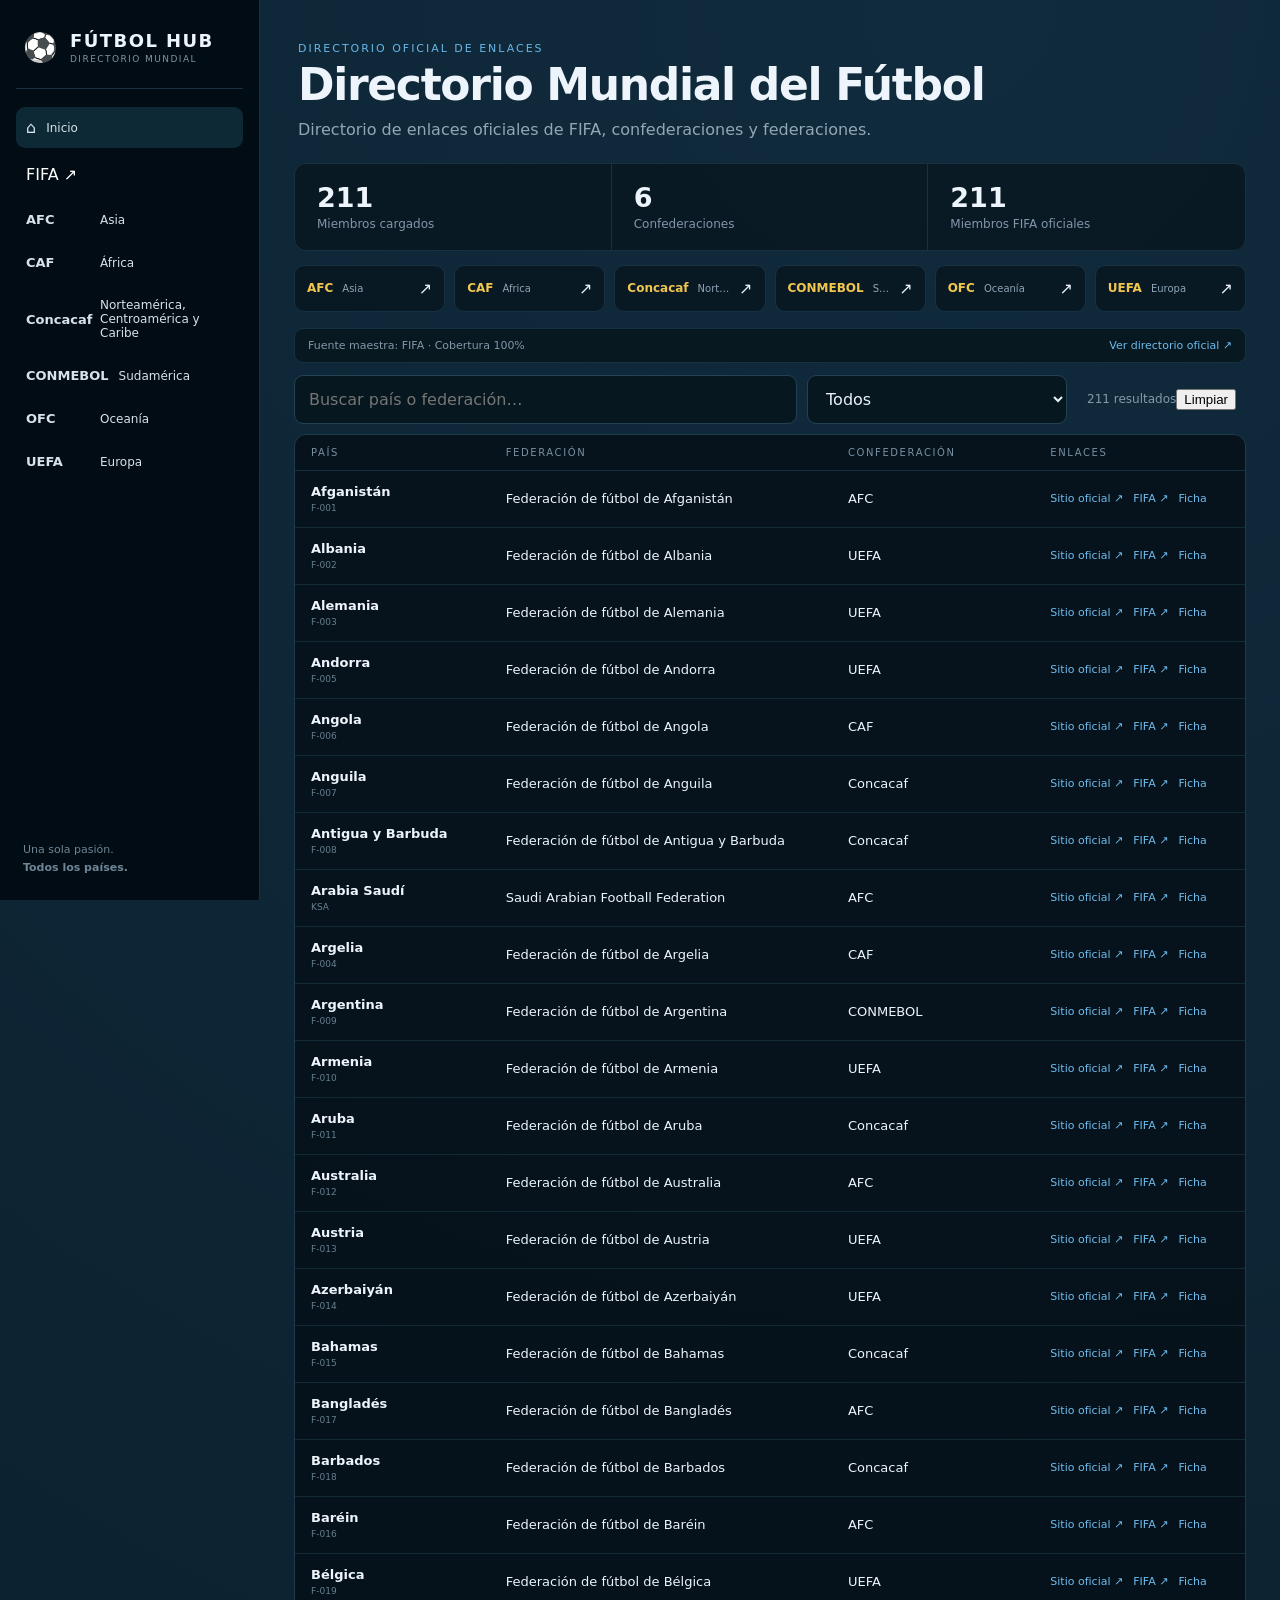
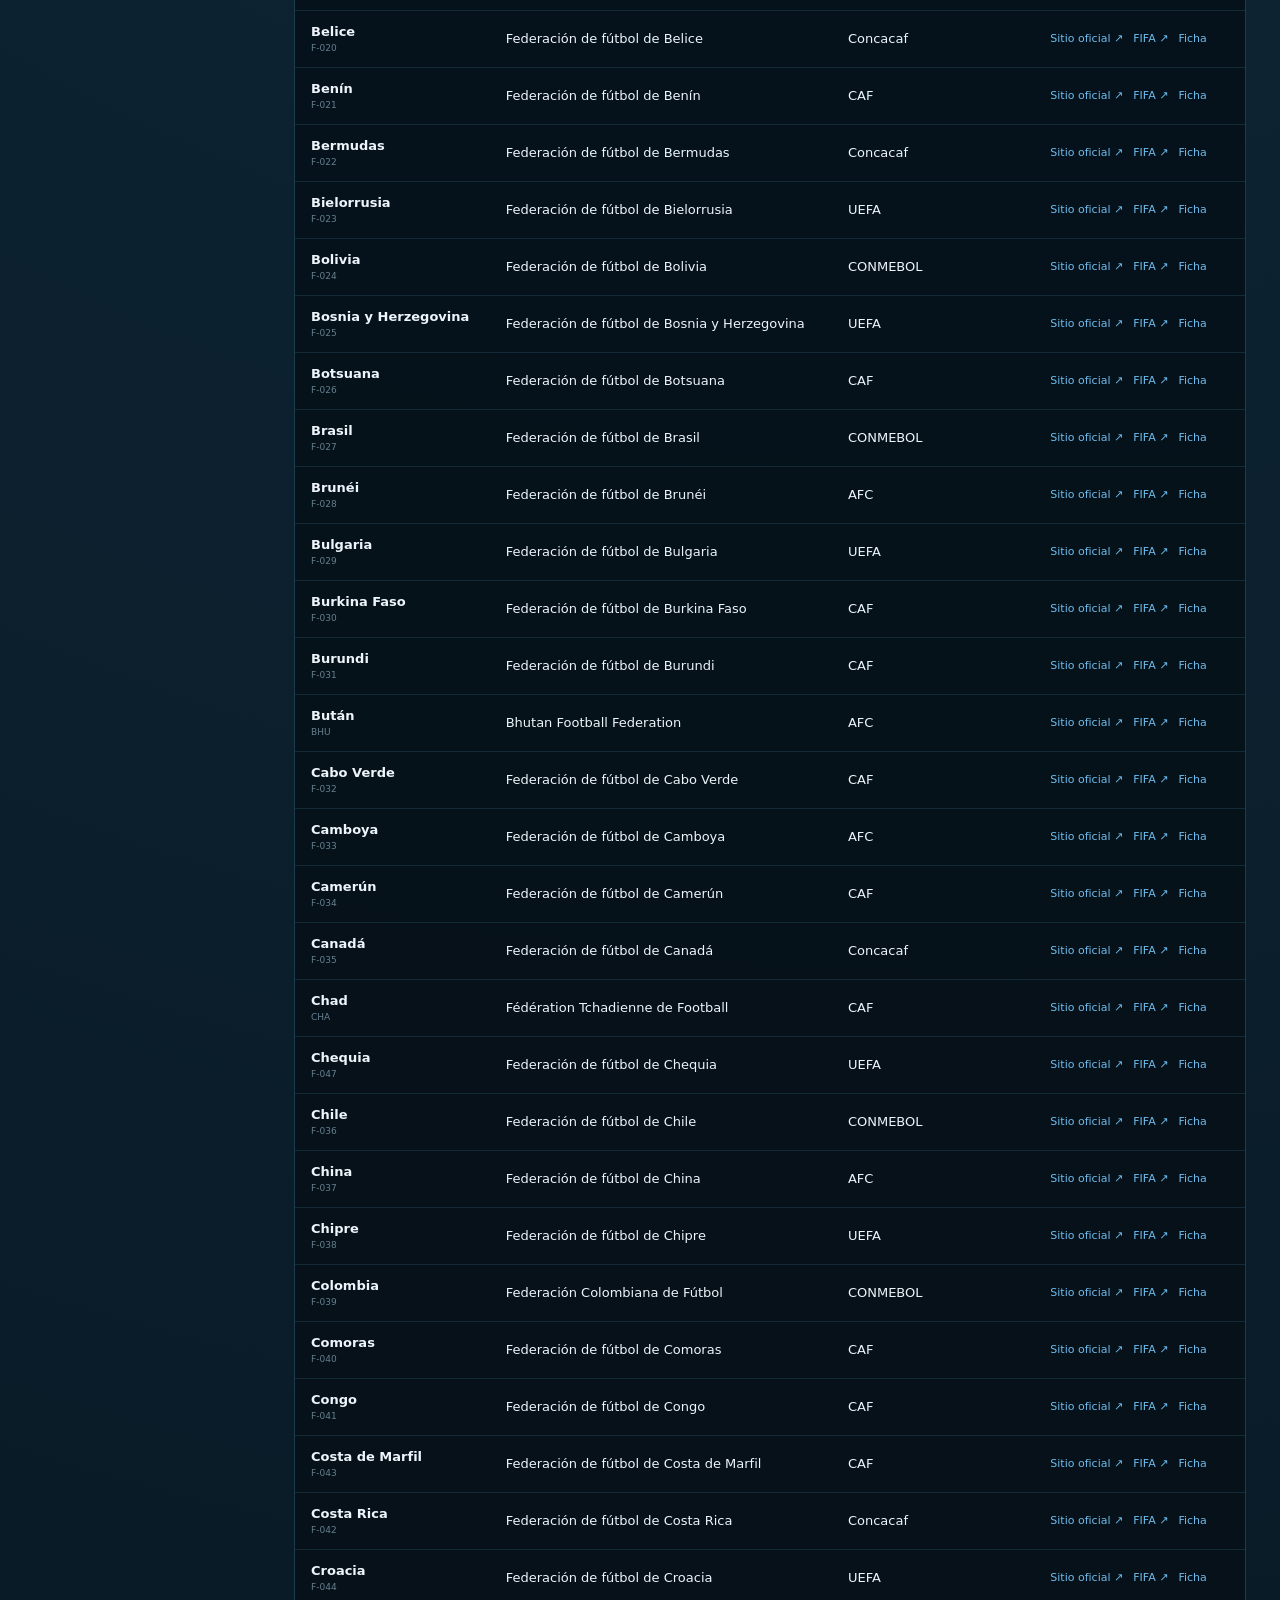
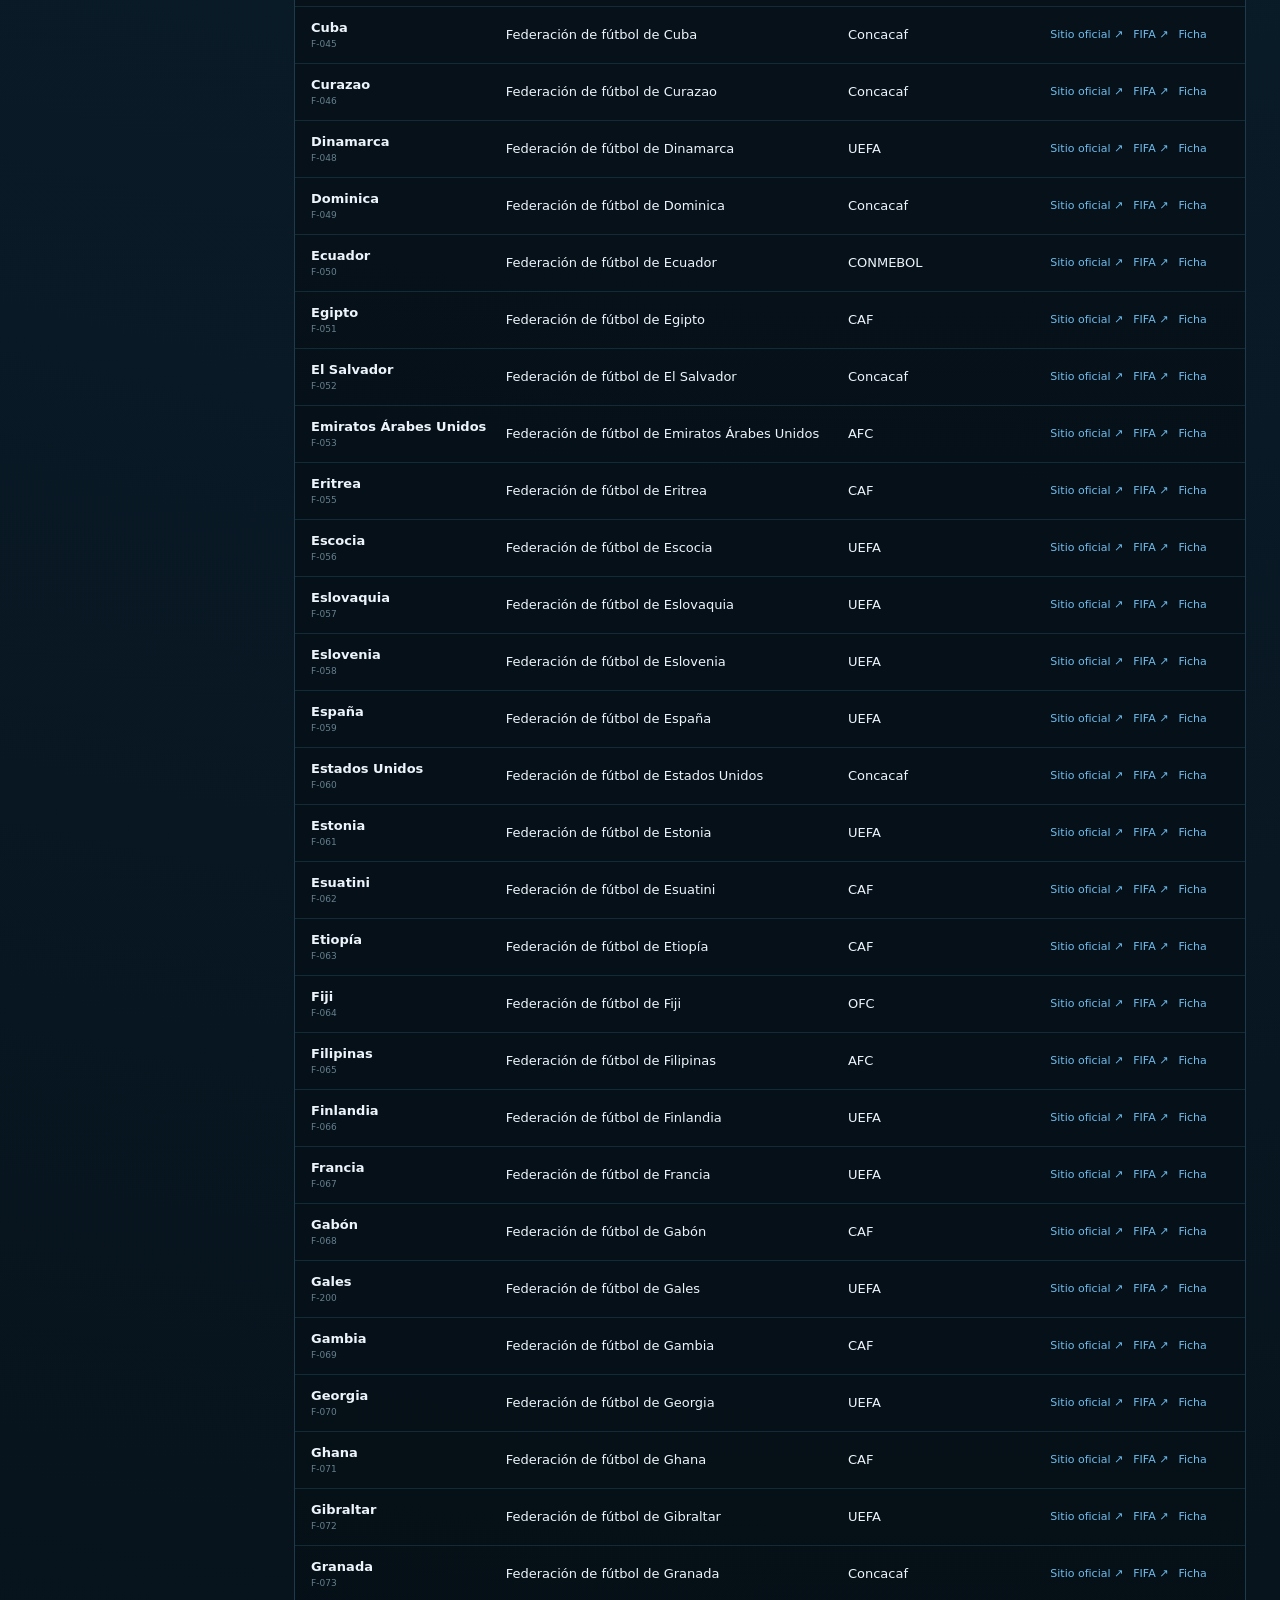
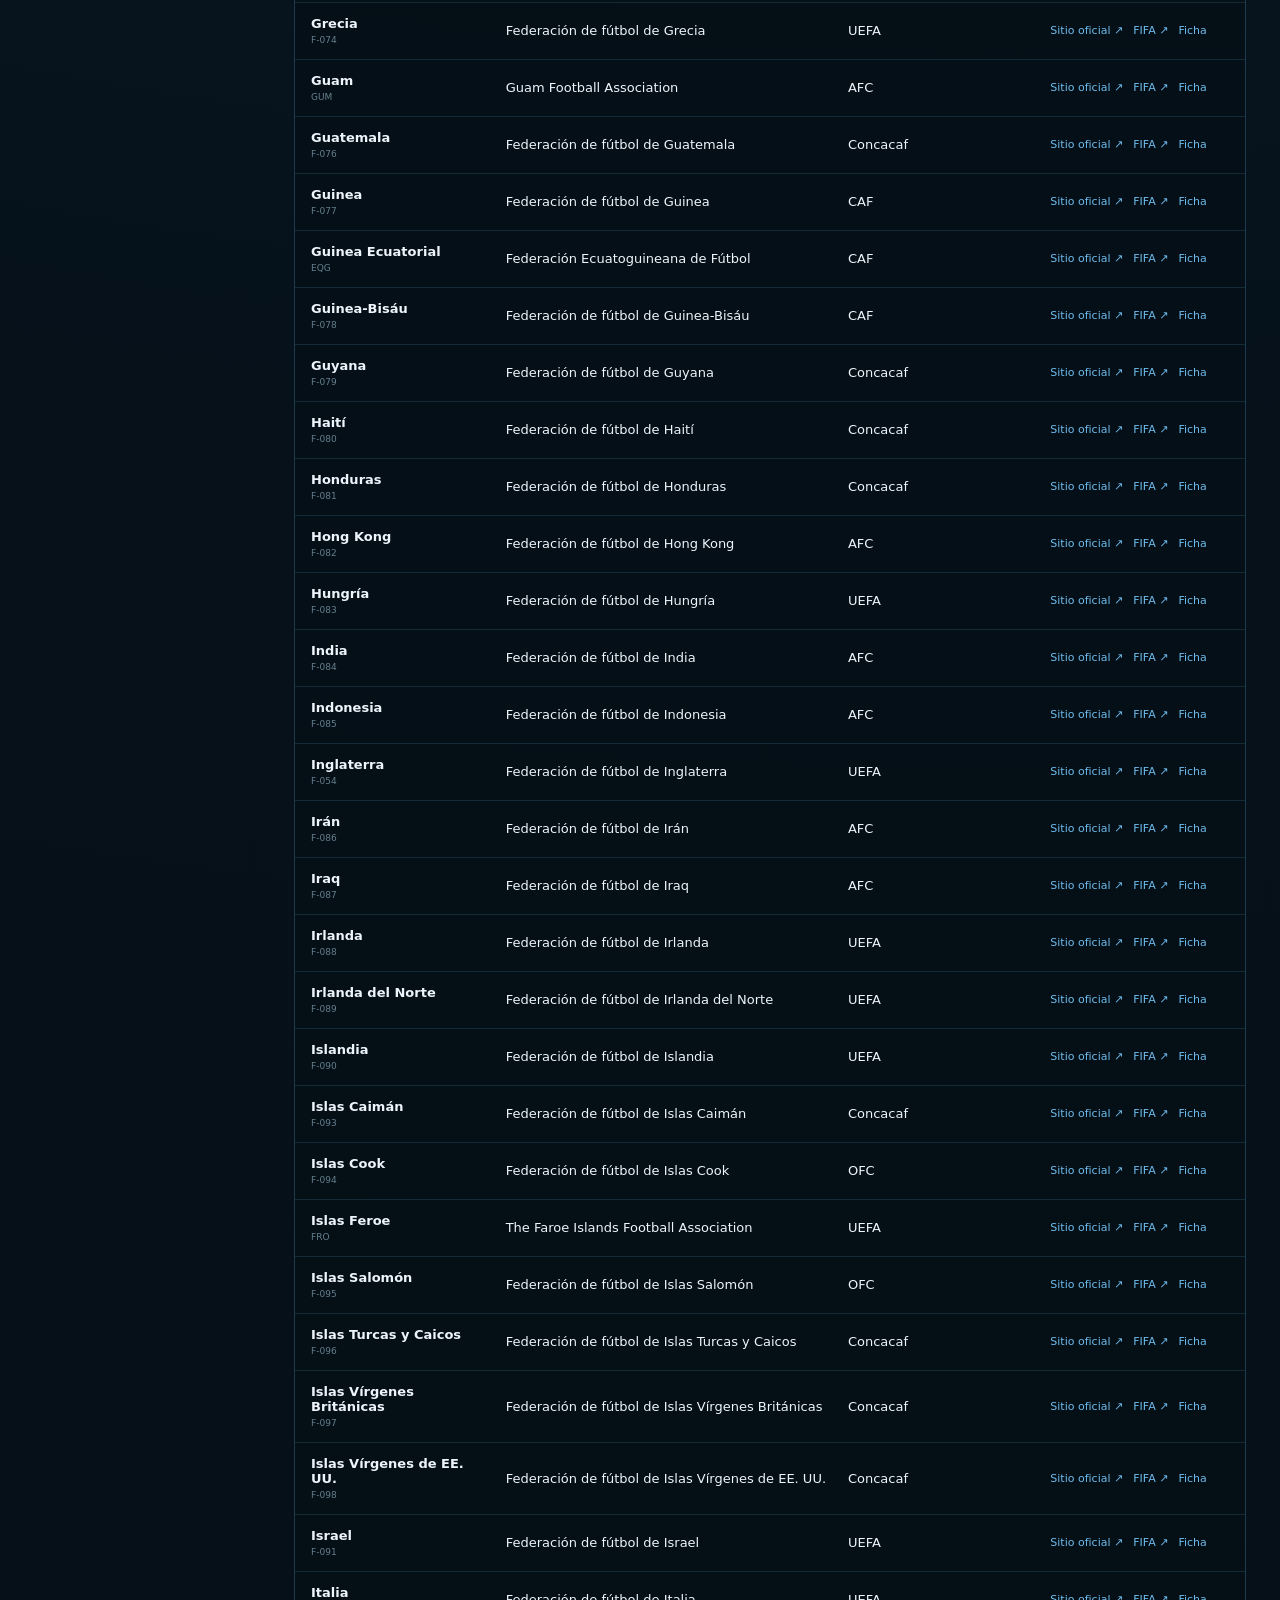
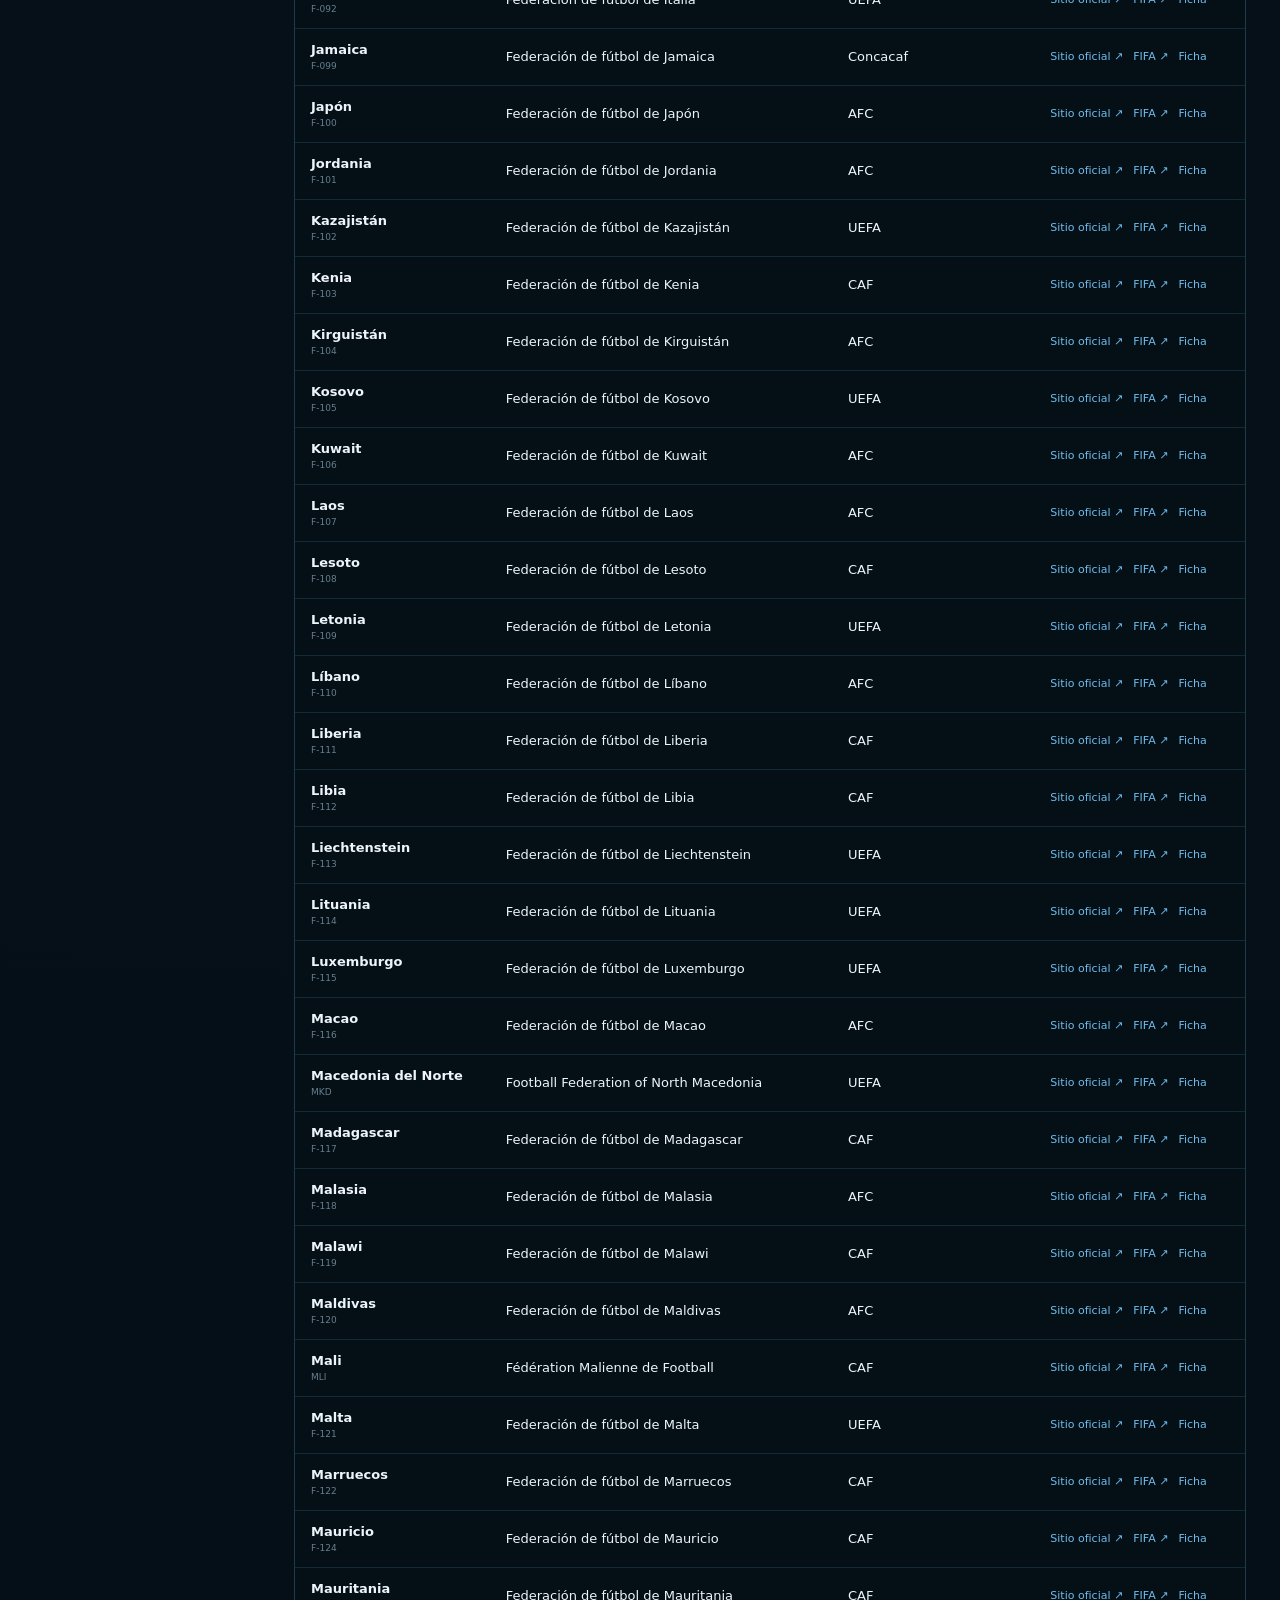
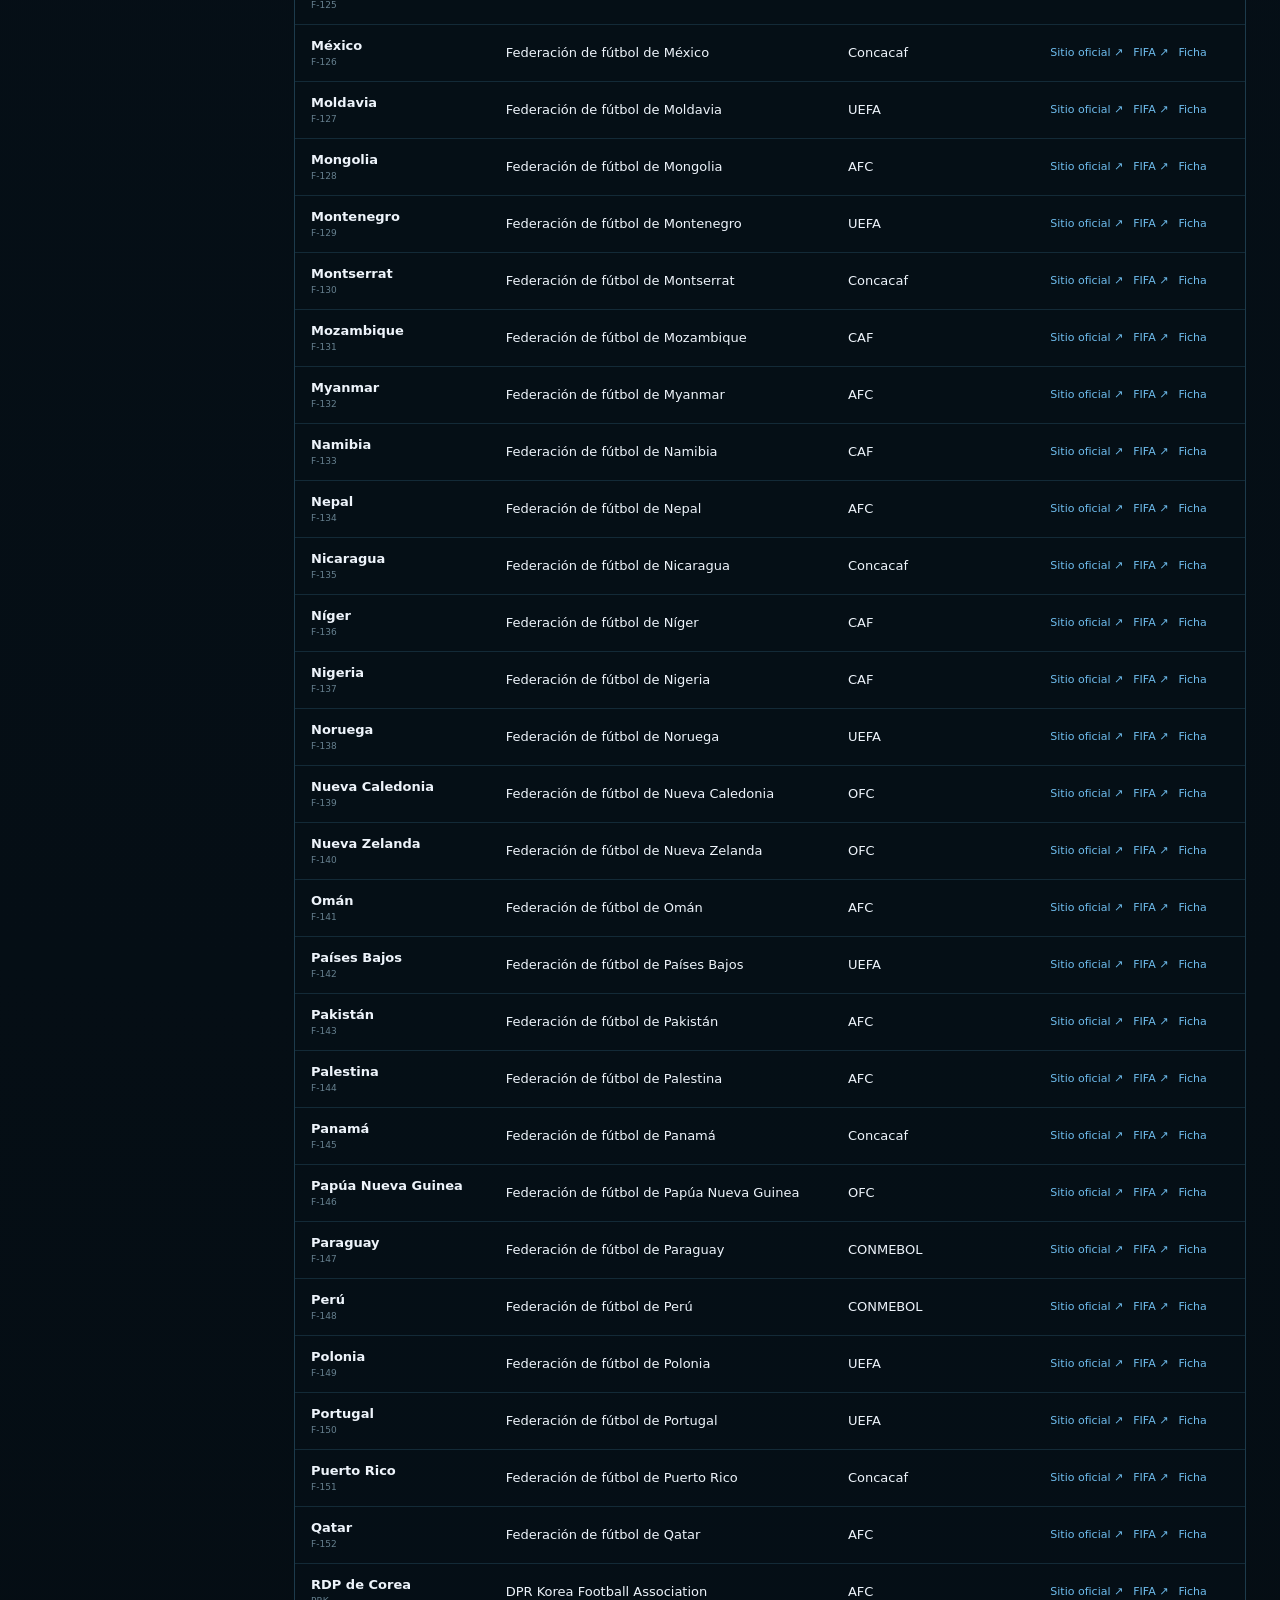
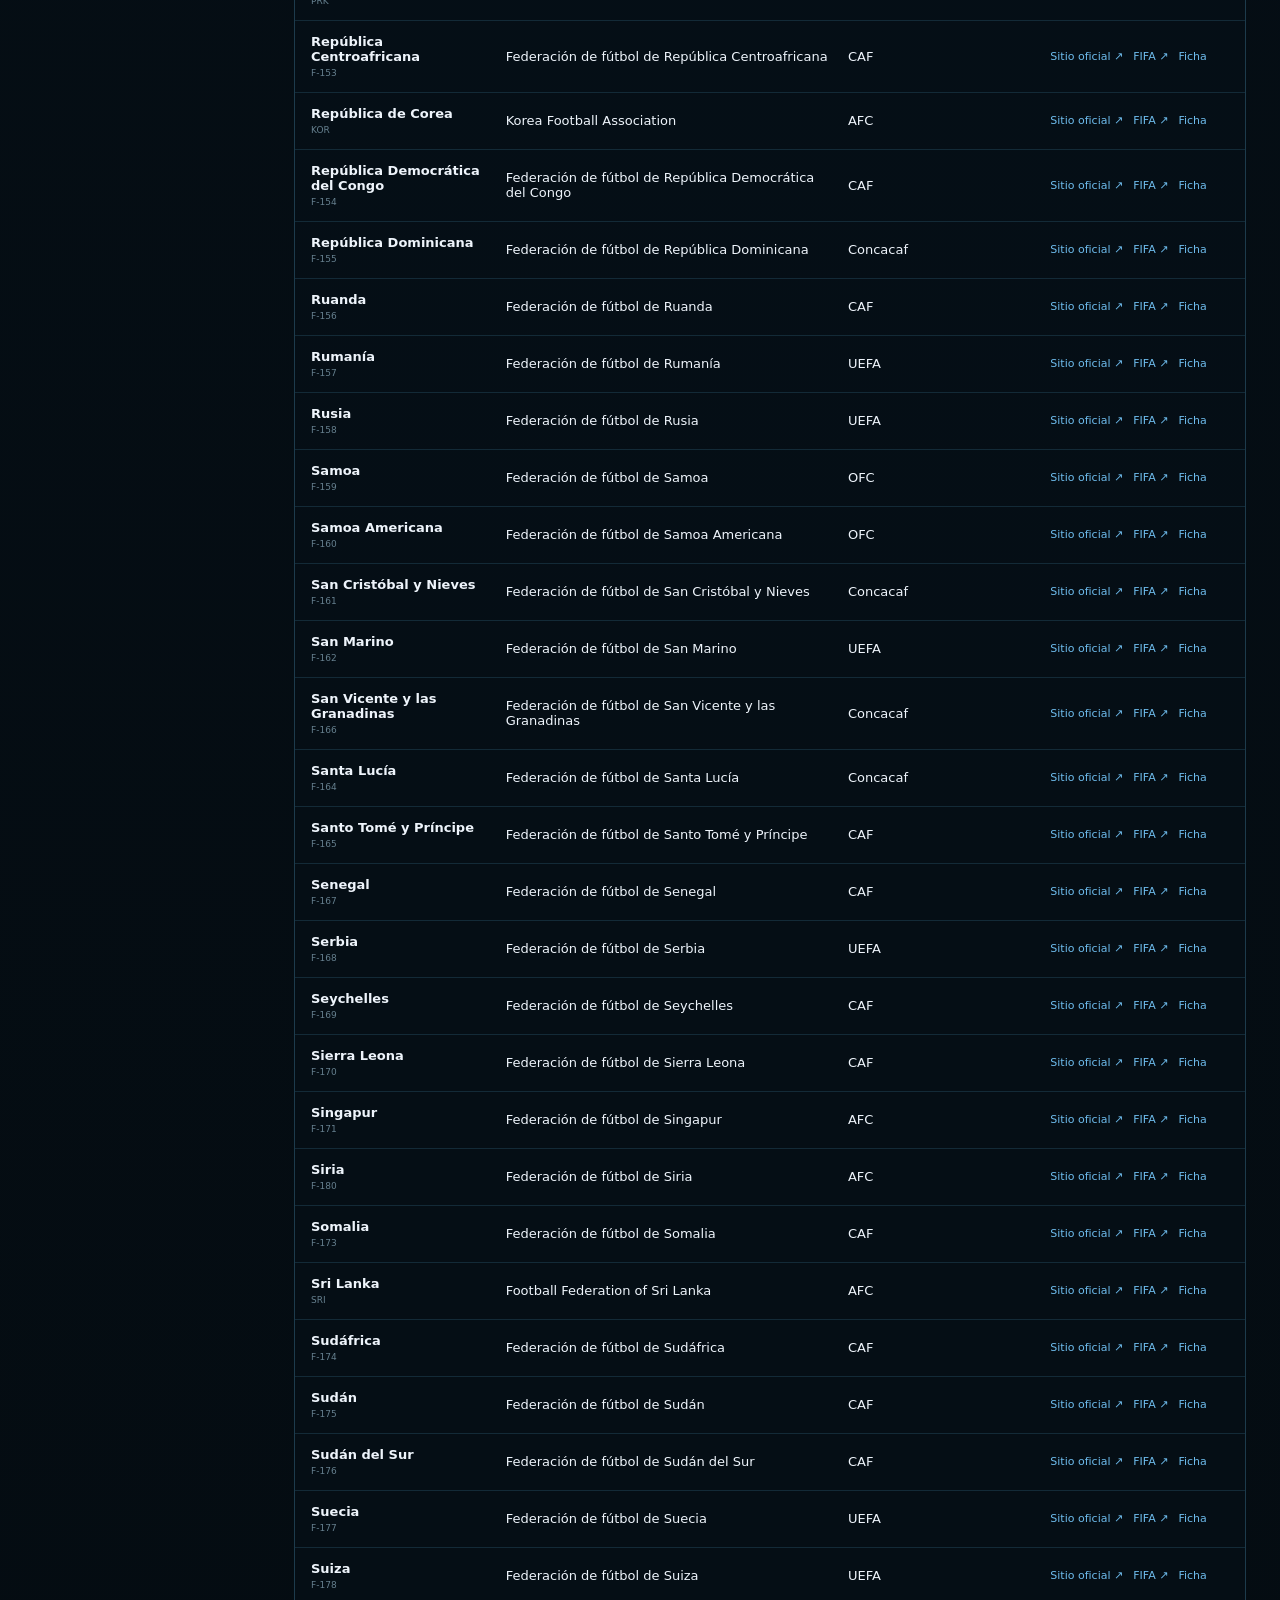
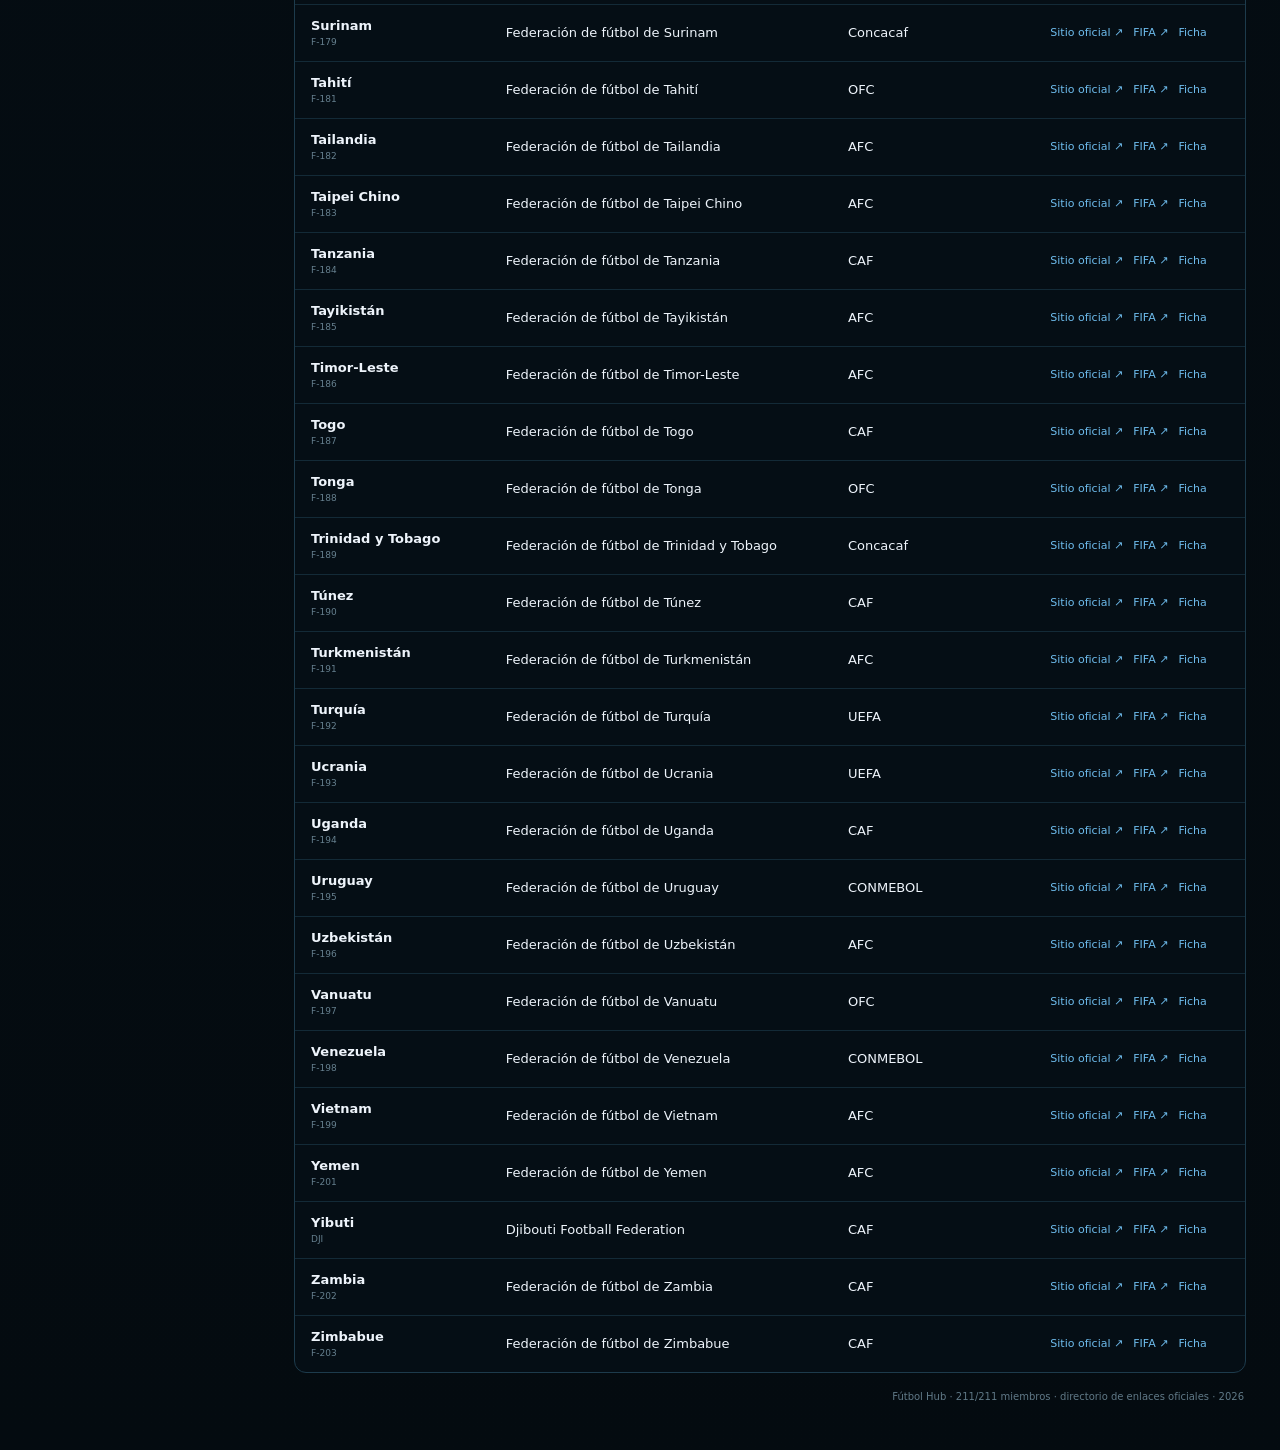
<file: index.html>
<!doctype html>
<html lang="es">
<head>
  <meta charset="UTF-8">
  <meta name="viewport" content="width=device-width,initial-scale=1.0">
  <meta name="description" content="Fútbol Hub: directorio mundial de enlaces oficiales de FIFA, confederaciones y federaciones de fútbol.">
  <meta name="theme-color" content="#06111a">
  <link rel="icon" href="favicon.svg" type="image/svg+xml">
  <link rel="stylesheet" href="src/styles.css">
  <title>Fútbol Hub — Directorio Mundial</title>
</head>
<body><div id="app">Cargando Fútbol Hub…</div><script type="module" src="src/app-fixed.js"></script></body>
</html>
</file>
<file: src/styles.css>
:root{font-family:Inter,system-ui,-apple-system,Segoe UI,sans-serif;color:#eef4fb;background:#06111a;font-synthesis:none}*{box-sizing:border-box}body{margin:0;background:radial-gradient(circle at 75% 0%,#102b3d 0,#06111a 42%,#040b10 100%);min-height:100vh}a{text-decoration:none;color:inherit}.shell{display:grid;grid-template-columns:260px 1fr;min-height:100vh}.sidebar{background:rgba(3,12,19,.96);border-right:1px solid #183142;padding:22px 16px;position:sticky;top:0;height:100vh}.brand{display:flex;gap:12px;align-items:center;padding:8px 7px 24px;border-bottom:1px solid #183142}.ball{font-size:28px;color:#f2be3d}.brand strong{display:block;font-size:18px;letter-spacing:.08em}.brand span{display:block;font-size:9px;color:#7f95a5;letter-spacing:.16em;margin-top:3px}.sidebar nav{display:grid;gap:6px;padding-top:18px}.nav{width:100%;border:0;background:transparent;color:#d7e2eb;text-align:left;padding:11px 10px;border-radius:9px;cursor:pointer;display:flex;gap:10px;align-items:center;font:inherit}.nav span{font-size:12px}.nav b{font-size:13px;min-width:64px}.nav.active,.nav:hover{background:#0e2936}.nav.link{color:#fff}.sidebar-foot{position:absolute;left:23px;bottom:22px;color:#6f8696;font-size:11px;line-height:1.7}main{padding:34px 34px 30px;max-width:1500px;width:100%;margin:auto}.hero{padding:8px 4px 18px}.kicker{font-size:11px;letter-spacing:.18em;color:#68b6e9;margin:0 0 8px}.hero h1{font-size:44px;line-height:1.02;margin:0 0 12px;letter-spacing:-.03em}.lead{color:#91a7b7;margin:0;font-size:16px}.stats{display:grid;grid-template-columns:repeat(3,1fr);border:1px solid #183142;border-radius:12px;background:rgba(7,20,29,.72);overflow:hidden;margin:6px 0 14px}.stats div{padding:18px 22px;border-right:1px solid #183142}.stats div:last-child{border:0}.stats strong{font-size:27px;display:block}.stats span{color:#8196a7;font-size:12px}.quick{display:grid;grid-template-columns:repeat(6,minmax(0,1fr));gap:9px;margin-bottom:16px}.quick-card{border:1px solid #183142;background:rgba(7,20,29,.76);border-radius:10px;padding:13px 12px;display:grid;grid-template-columns:auto 1fr auto;gap:9px;align-items:center;transition:.15s}.quick-card:hover{transform:translateY(-1px);border-color:#2c6681;background:#0a202b}.quick-card b{font-size:12px;color:#f0c64f}.quick-card span{font-size:10px;color:#8fa5b5;white-space:nowrap;overflow:hidden;text-overflow:ellipsis}.sourcebar{display:flex;justify-content:space-between;gap:15px;align-items:center;border:1px solid #183142;background:#071821;border-radius:9px;padding:10px 13px;margin-bottom:12px;color:#8298a8;font-size:11px}.sourcebar a{color:#6ebced}.toolbar{display:grid;grid-template-columns:1fr 260px auto;gap:10px;margin-bottom:10px}.toolbar input,.toolbar select{background:#071720;color:#e9f1f7;border:1px solid #244255;border-radius:9px;padding:13px 14px;font:inherit;outline:none}.toolbar input:focus,.toolbar select:focus{border-color:#4ca8df}.count{display:flex;align-items:center;padding:0 10px;color:#839aaa;font-size:12px}.table-card{border:1px solid #1d3b4c;border-radius:12px;overflow:hidden;background:rgba(5,15,22,.82)}.table-head,.row{display:grid;grid-template-columns:1.15fr 2.1fr 1.2fr 1.15fr;gap:16px;align-items:center}.table-head{padding:12px 16px;color:#7890a1;font-size:10px;letter-spacing:.16em;border-bottom:1px solid #173140}.row{padding:13px 16px;border-bottom:1px solid #132a37;font-size:13px}.row:last-child{border-bottom:0}.row:hover{background:rgba(15,43,57,.25)}.row>div:first-child strong{display:block}.row small{color:#66808f;font-size:9px}.row .actions{display:flex;gap:10px;flex-wrap:wrap}.actions a{color:#6ebced;font-size:11px}.actions a:hover{text-decoration:underline}.profile-card{border:1px solid #1d3b4c;border-radius:14px;background:linear-gradient(145deg,rgba(8,28,39,.96),rgba(5,15,22,.9));padding:26px;box-shadow:0 18px 45px rgba(0,0,0,.18)}.profile-top{display:flex;gap:18px;align-items:center;padding-bottom:24px;border-bottom:1px solid #183142}.profile-mark{width:58px;height:58px;border-radius:14px;display:grid;place-items:center;background:#0d2b3a;font-size:28px}.profile-top h2{margin:0 0 7px;font-size:24px}.profile-top p:not(.kicker){margin:0;color:#8ea5b5}.profile-grid{display:grid;grid-template-columns:repeat(3,1fr);gap:12px;padding:22px 0}.profile-grid div{border:1px solid #183142;border-radius:10px;padding:15px}.profile-grid span{display:block;color:#718897;font-size:9px;letter-spacing:.14em;margin-bottom:7px}.profile-grid strong{font-size:14px}.profile-actions{display:flex;gap:10px;flex-wrap:wrap}.profile-actions a,.profile-actions button{border:1px solid #285269;border-radius:9px;padding:11px 14px;font:inherit;font-size:12px;cursor:pointer}.primary-action{background:#0d3a50;color:#dff3ff}.secondary-action{background:#071720;color:#b9cbd6}.primary-action:hover,.secondary-action:hover{border-color:#4ca8df}footer{padding:18px 2px;color:#607987;font-size:10px;text-align:right}@media(max-width:1050px){.shell{grid-template-columns:210px 1fr}.quick{grid-template-columns:repeat(3,1fr)}.table-head,.row{grid-template-columns:1fr 1.6fr 1fr}.table-head span:nth-child(4),.row>div:nth-child(4){display:none}}@media(max-width:760px){.shell{display:block}.sidebar{position:relative;height:auto;display:none}main{padding:20px 14px}.hero h1{font-size:32px}.stats{grid-template-columns:1fr}.stats div{border-right:0;border-bottom:1px solid #183142}.stats div:last-child{border-bottom:0}.quick{grid-template-columns:repeat(2,1fr)}.sourcebar{align-items:flex-start;flex-direction:column}.toolbar{grid-template-columns:1fr}.count{padding:0 2px}.table-head{display:none}.row{grid-template-columns:1fr;gap:6px;padding:14px}.row>div:nth-child(2),.row>div:nth-child(3){font-size:11px;color:#8fa4b3}.actions{margin-top:3px}.profile-card{padding:18px}.profile-grid{grid-template-columns:1fr}.profile-top{align-items:flex-start}.profile-top h2{font-size:19px}}
</file>
